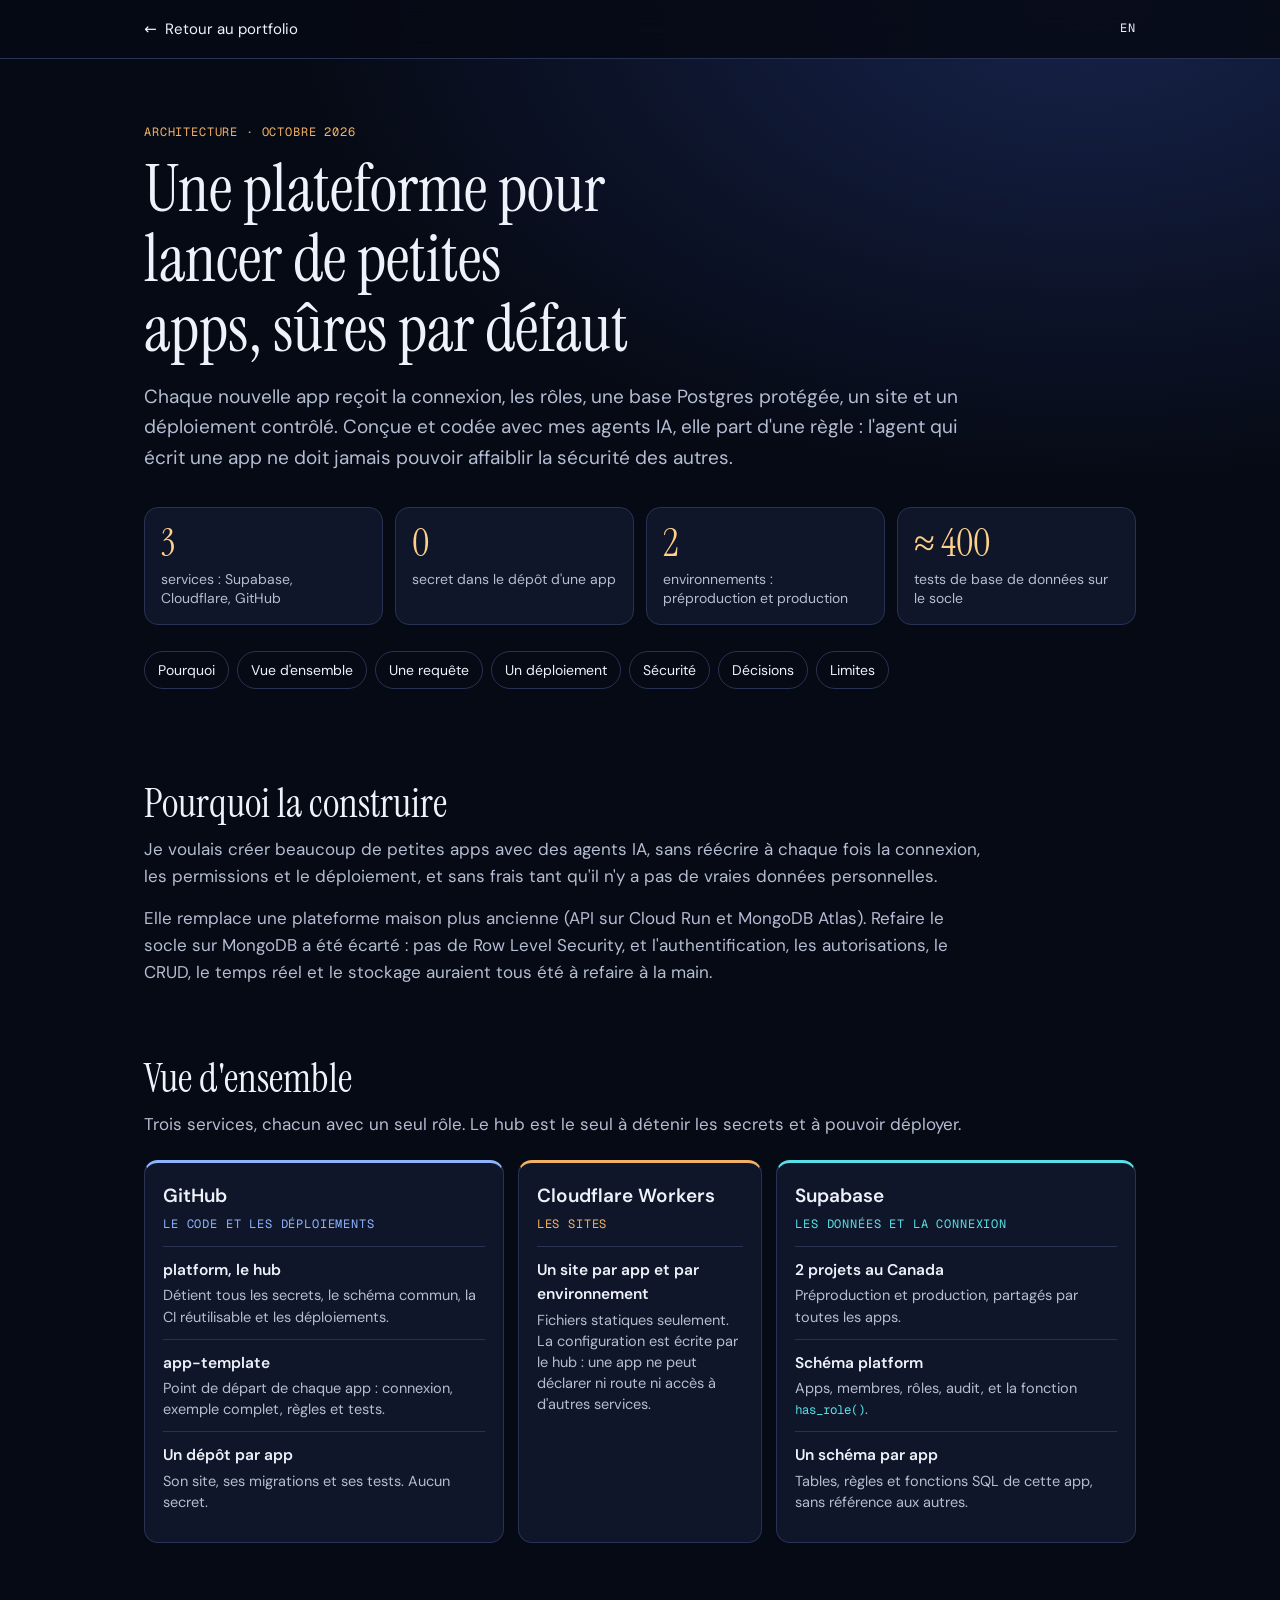
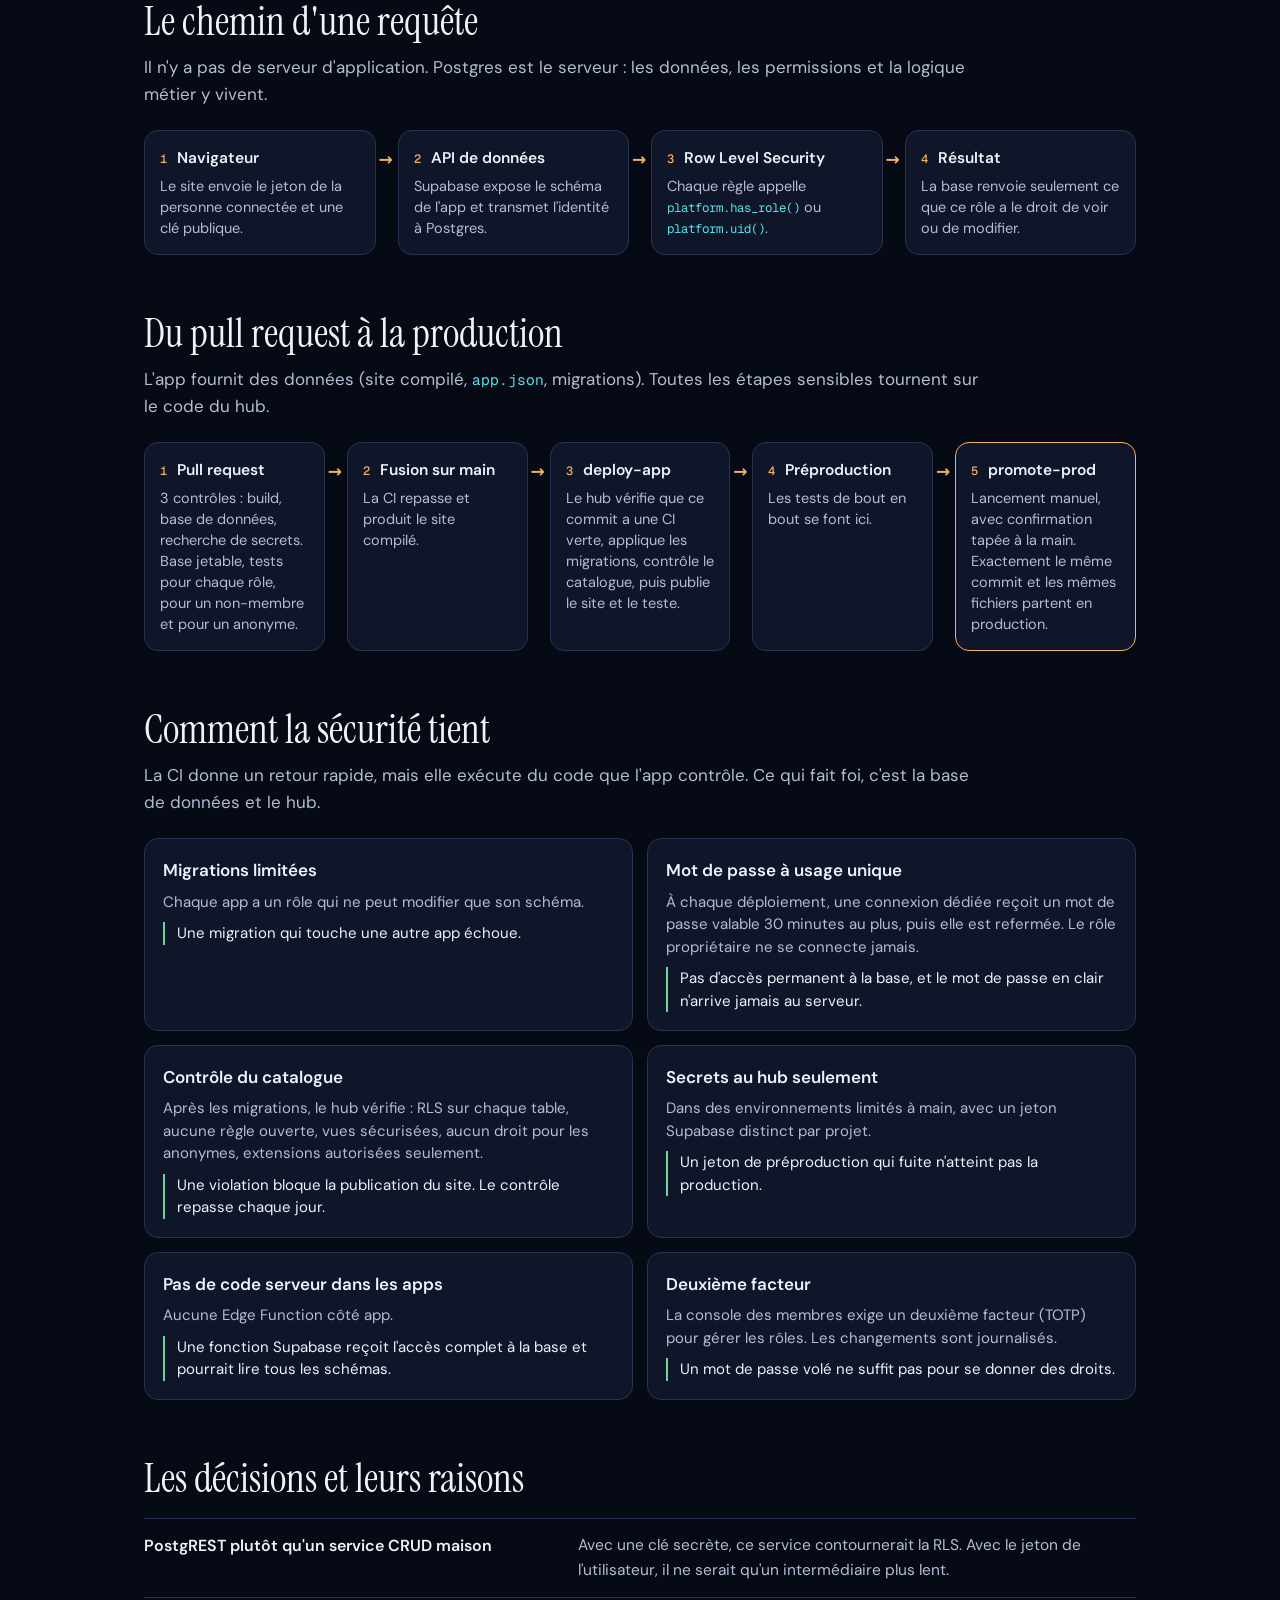
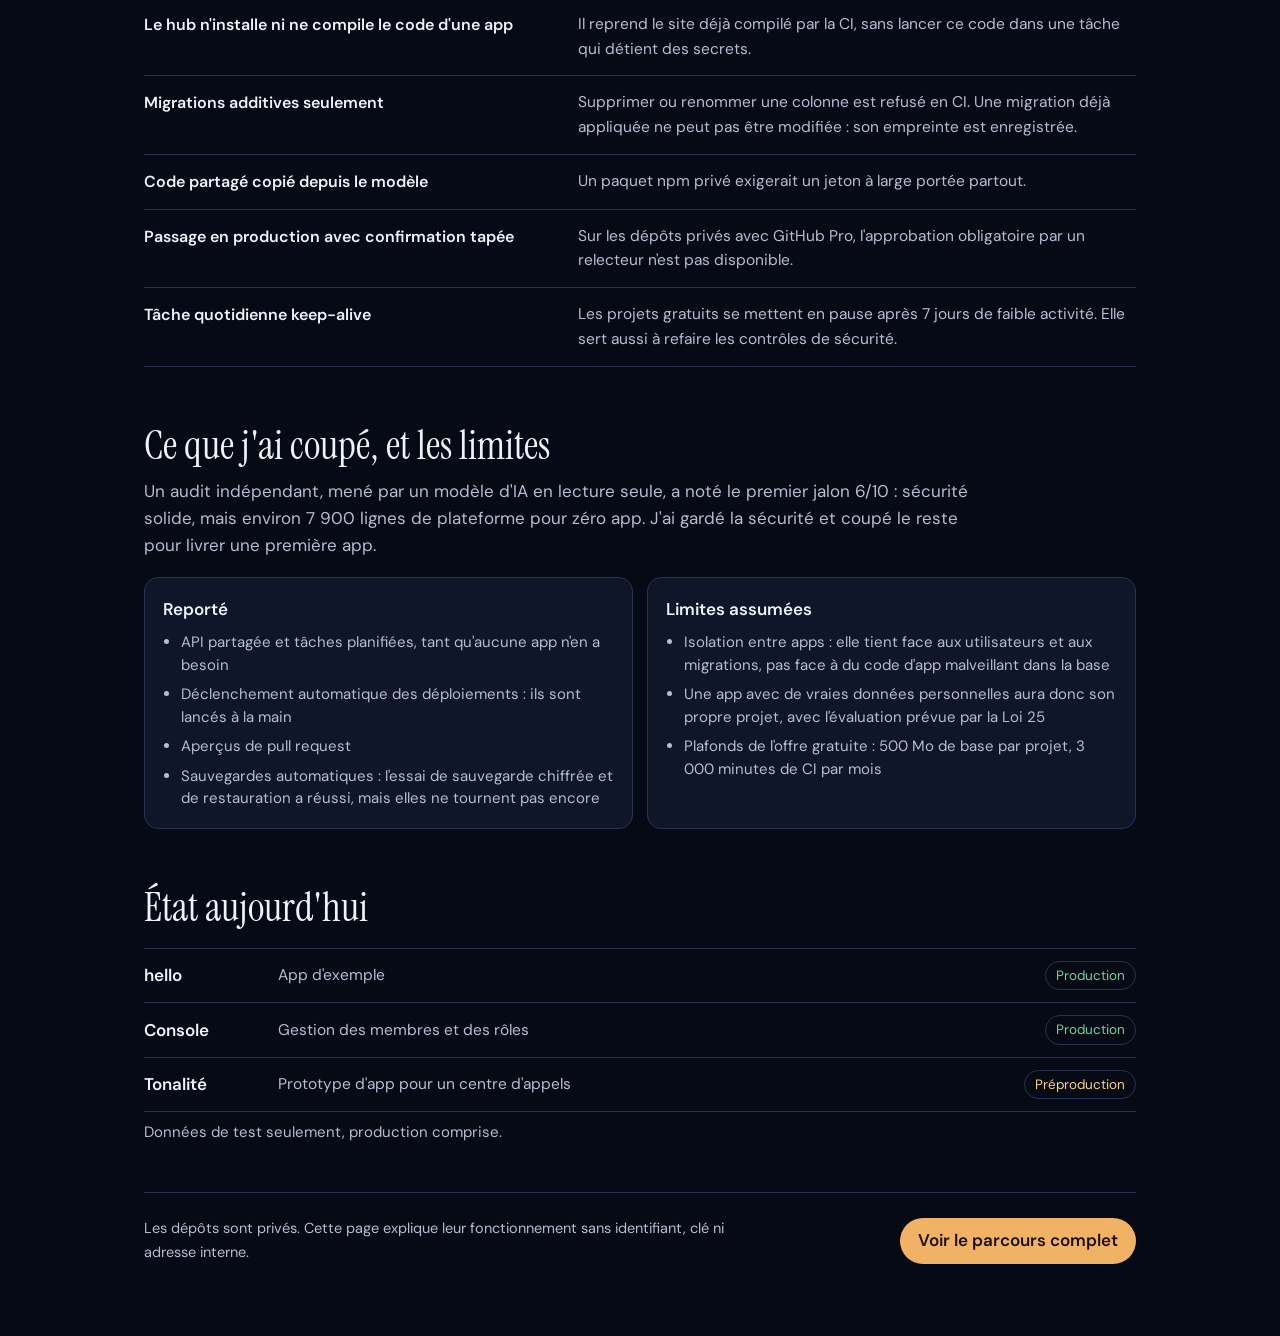
<file: architecture/index.html>
<!doctype html>
<html lang="fr"><head><meta charset="utf-8"><meta name="viewport" content="width=device-width,initial-scale=1">
<title>Architecture d'une plateforme d'apps · Mouloud Serir</title><meta name="description" content="Comment et pourquoi j&#x27;ai construit une plateforme partagée pour lancer de petites apps web sûres avec des agents IA : Supabase, Cloudflare Workers, GitHub."><meta name="theme-color" content="#060A14">
<link rel="canonical" href="https://mouloud08.github.io/architecture/"><link rel="alternate" hreflang="fr" href="https://mouloud08.github.io/architecture/"><link rel="alternate" hreflang="en" href="https://mouloud08.github.io/en/architecture/">
<link rel="icon" href="/favicon.svg" type="image/svg+xml"><link rel="preload" as="font" type="font/woff2" href="/architecture/assets/instrument-serif-latin.woff2" crossorigin>
<style>
@font-face{font-family:'DM Sans';src:url(/architecture/assets/dm-sans-latin.woff2) format('woff2');font-weight:100 1000;font-display:swap}
@font-face{font-family:'Instrument Serif';src:url(/architecture/assets/instrument-serif-latin.woff2) format('woff2');font-display:swap}
@font-face{font-family:'Geist Mono';src:url(/architecture/assets/geist-mono-latin.woff2) format('woff2');font-weight:100 900;font-display:swap}
:root{color-scheme:dark;--bg:#060A14;--n1:#0F1629;--line:#283353;--text:#EEF2FA;--muted:#B4BDD3;--amber:#F2B265;--amber2:#FFD08A;--ice:#8FB4FF;--tech:#58E0E8;--green:#6FD39A}
*{box-sizing:border-box}html{scroll-behavior:smooth;scroll-padding-top:76px;-webkit-text-size-adjust:100%}
body{margin:0;background:radial-gradient(90% 700px at 85% 0,#16224a 0,transparent 70%) no-repeat,var(--bg);color:var(--text);font:400 17px/1.6 'DM Sans',system-ui,'Segoe UI',sans-serif}
:focus-visible{outline:2px solid var(--amber);outline-offset:3px;border-radius:4px}
.mono{font-family:'Geist Mono',ui-monospace,Menlo,monospace;font-size:12px;letter-spacing:.07em;text-transform:uppercase}
code{font-family:'Geist Mono',ui-monospace,Menlo,monospace;font-size:.86em;color:var(--tech);overflow-wrap:anywhere}
.top{position:sticky;top:0;z-index:5;background:rgba(6,10,20,.86);-webkit-backdrop-filter:blur(14px);backdrop-filter:blur(14px);border-bottom:1px solid var(--line)}
.top div{max-width:1040px;margin:auto;padding:0 24px;min-height:58px;display:flex;align-items:center;justify-content:space-between;gap:16px}
.top a{color:var(--text);text-decoration:none;font-size:15px;min-height:44px;display:inline-flex;align-items:center;gap:8px}.top a:hover{color:var(--amber2)}.top a.mono{font-size:12px}
.wrap{max-width:1040px;margin:auto;padding:0 24px 72px}
header.hero{padding:64px 0 36px}.kick{color:var(--amber);margin:0}
h1{font:400 clamp(40px,6vw,66px)/1.06 'Instrument Serif',Georgia,serif;margin:12px 0 18px;max-width:17ch;text-wrap:balance}
.lede{font-size:19px;max-width:66ch;color:var(--muted);margin:0}
.stats{display:grid;grid-template-columns:repeat(4,1fr);gap:12px;margin:34px 0 0;padding:0;list-style:none}
.stats li{background:var(--n1);border:1px solid var(--line);border-radius:14px;padding:16px}.stats b{display:block;font:400 38px/1 'Instrument Serif',Georgia,serif;color:var(--amber2);margin-bottom:8px}.stats span{font-size:14px;line-height:1.35;color:var(--muted);display:block}
nav.toc{display:flex;flex-wrap:wrap;gap:8px;margin:26px 0 0}nav.toc a{font-size:14px;color:var(--text);text-decoration:none;border:1px solid var(--line);border-radius:999px;padding:7px 13px}nav.toc a:hover{border-color:var(--amber)}
section{padding-top:56px}h2{font:400 clamp(30px,4vw,40px)/1.12 'Instrument Serif',Georgia,serif;margin:0 0 10px}section>p{max-width:70ch;color:var(--muted);margin:0 0 14px}
.zones{display:grid;grid-template-columns:1.25fr .85fr 1.25fr;gap:14px;margin-top:22px}
.zone{background:var(--n1);border:1px solid var(--line);border-top:3px solid var(--c);border-radius:14px;padding:18px}.zone h3{margin:0;font-size:19px;font-weight:600}.zone>span{display:block;color:var(--c);margin:3px 0 12px}
.zone div{padding:11px 0;border-top:1px solid var(--line)}.zone b{display:block;font-size:15.5px;font-weight:600}.zone p{margin:3px 0 0;font-size:14.5px;line-height:1.45;color:var(--muted)}
.flow{list-style:none;margin:22px 0 0;padding:0;display:grid;gap:14px 22px;counter-reset:s}.flow.c4{grid-template-columns:repeat(4,1fr)}.flow.c5{grid-template-columns:repeat(5,1fr)}
.flow li{position:relative;background:var(--n1);border:1px solid var(--line);border-radius:14px;padding:15px;counter-increment:s}.flow li:not(:last-child)::after{content:"→";position:absolute;right:-19px;top:15px;color:var(--amber);font-weight:700;width:16px;text-align:center}
.flow b{display:block;font-size:15.5px;font-weight:600;margin-bottom:5px;overflow-wrap:anywhere}.flow b::before{content:counter(s) " ";font:500 12px 'Geist Mono',monospace;color:var(--amber);margin-right:3px}.flow p{margin:0;font-size:14.5px;line-height:1.45;color:var(--muted)}
.flow li.gate{border-color:var(--amber)}
.sec{display:grid;grid-template-columns:repeat(2,1fr);gap:14px;margin-top:22px}.sec article{background:var(--n1);border:1px solid var(--line);border-radius:14px;padding:18px}.sec h3{margin:0 0 6px;font-size:17px;font-weight:600}.sec p{margin:0;font-size:15px;line-height:1.5;color:var(--muted)}.sec p.so{margin-top:9px;color:var(--text);padding-left:12px;border-left:2px solid var(--green)}
.dec{margin:18px 0 0;border-top:1px solid var(--line)}.dec div{display:grid;grid-template-columns:minmax(0,.85fr) minmax(0,1.15fr);gap:22px;padding:14px 0;border-bottom:1px solid var(--line)}.dec dt{font-weight:600;font-size:16px}.dec dd{margin:0;color:var(--muted);font-size:15.5px}
.two{display:grid;grid-template-columns:repeat(2,1fr);gap:14px;margin-top:18px}.two>div{background:var(--n1);border:1px solid var(--line);border-radius:14px;padding:18px}.two h3{margin:0 0 8px;font-size:17px;font-weight:600}.two ul{margin:0;padding-left:18px;color:var(--muted);font-size:15px;line-height:1.5}.two li+li{margin-top:7px}
.state{list-style:none;margin:18px 0 8px;padding:0;border-top:1px solid var(--line)}.state li{display:grid;grid-template-columns:120px minmax(0,1fr) auto;gap:14px;align-items:center;padding:12px 0;border-bottom:1px solid var(--line)}.state b{font-weight:600}.state span{color:var(--muted);font-size:15.5px}.state em{font-style:normal;font-size:13.5px;border:1px solid var(--line);border-radius:999px;padding:3px 10px;color:var(--green)}.state em.st{color:var(--amber2)}
.note{font-size:15px;color:var(--muted)}
footer{margin-top:48px;padding-top:24px;border-top:1px solid var(--line);display:flex;flex-wrap:wrap;gap:16px;align-items:center;justify-content:space-between}footer p{margin:0;color:var(--muted);font-size:14.5px;max-width:58ch}
.cta{display:inline-flex;align-items:center;min-height:46px;padding:0 18px;border-radius:999px;background:var(--amber);color:#1A1206;font-weight:600;text-decoration:none}.cta:hover{background:var(--amber2)}
@media(max-width:900px){.zones,.flow.c4,.flow.c5,.sec,.two{grid-template-columns:1fr}.flow{row-gap:26px}.flow li:not(:last-child)::after{content:"↓";right:auto;left:18px;top:auto;bottom:-24px}.stats{grid-template-columns:repeat(2,1fr)}}
@media(max-width:640px){body{font-size:16px}.top div,.wrap{padding-inline:16px}header.hero{padding-top:38px}.lede{font-size:17px}section{padding-top:44px}.dec div{grid-template-columns:1fr;gap:4px}.state li{grid-template-columns:minmax(0,1fr) auto}.state li span{grid-column:1/-1;grid-row:2}}
@media(prefers-reduced-motion:reduce){html{scroll-behavior:auto}}
</style></head><body>
<div class="top"><div><a href="/"><span aria-hidden="true">←</span> Retour au portfolio</a><a href="/en/architecture/" hreflang="en" class="mono">EN</a></div></div>
<main class="wrap">
<header class="hero"><p class="kick mono">Architecture · octobre 2026</p><h1>Une plateforme pour lancer de petites apps, sûres par défaut</h1><p class="lede">Chaque nouvelle app reçoit la connexion, les rôles, une base Postgres protégée, un site et un déploiement contrôlé. Conçue et codée avec mes agents IA, elle part d'une règle : l'agent qui écrit une app ne doit jamais pouvoir affaiblir la sécurité des autres.</p>
<ul class="stats"><li><b>3</b><span>services : Supabase, Cloudflare, GitHub</span></li><li><b>0</b><span>secret dans le dépôt d'une app</span></li><li><b>2</b><span>environnements : préproduction et production</span></li><li><b>≈ 400</b><span>tests de base de données sur le socle</span></li></ul>
<nav class="toc" aria-label="Sections"><a href="#pourquoi">Pourquoi</a><a href="#vue">Vue d'ensemble</a><a href="#requete">Une requête</a><a href="#deploiement">Un déploiement</a><a href="#securite">Sécurité</a><a href="#decisions">Décisions</a><a href="#limites">Limites</a></nav></header>
<section id="pourquoi"><h2>Pourquoi la construire</h2><p>Je voulais créer beaucoup de petites apps avec des agents IA, sans réécrire à chaque fois la connexion, les permissions et le déploiement, et sans frais tant qu'il n'y a pas de vraies données personnelles.</p><p>Elle remplace une plateforme maison plus ancienne (API sur Cloud Run et MongoDB Atlas). Refaire le socle sur MongoDB a été écarté : pas de Row Level Security, et l'authentification, les autorisations, le CRUD, le temps réel et le stockage auraient tous été à refaire à la main.</p></section>
<section id="vue"><h2>Vue d'ensemble</h2><p>Trois services, chacun avec un seul rôle. Le hub est le seul à détenir les secrets et à pouvoir déployer.</p><div class="zones"><article class="zone" style="--c:#8FB4FF"><h3>GitHub</h3><span class="mono">Le code et les déploiements</span><div><b>platform, le hub</b><p>Détient tous les secrets, le schéma commun, la CI réutilisable et les déploiements.</p></div><div><b>app-template</b><p>Point de départ de chaque app : connexion, exemple complet, règles et tests.</p></div><div><b>Un dépôt par app</b><p>Son site, ses migrations et ses tests. Aucun secret.</p></div></article><article class="zone" style="--c:#F2B265"><h3>Cloudflare Workers</h3><span class="mono">Les sites</span><div><b>Un site par app et par environnement</b><p>Fichiers statiques seulement. La configuration est écrite par le hub : une app ne peut déclarer ni route ni accès à d'autres services.</p></div></article><article class="zone" style="--c:#58E0E8"><h3>Supabase</h3><span class="mono">Les données et la connexion</span><div><b>2 projets au Canada</b><p>Préproduction et production, partagés par toutes les apps.</p></div><div><b>Schéma platform</b><p>Apps, membres, rôles, audit, et la fonction <code>has_role()</code>.</p></div><div><b>Un schéma par app</b><p>Tables, règles et fonctions SQL de cette app, sans référence aux autres.</p></div></article></div></section>
<section id="requete"><h2>Le chemin d'une requête</h2><p>Il n'y a pas de serveur d'application. Postgres est le serveur : les données, les permissions et la logique métier y vivent.</p><ol class="flow c4"><li><b>Navigateur</b><p>Le site envoie le jeton de la personne connectée et une clé publique.</p></li><li><b>API de données</b><p>Supabase expose le schéma de l'app et transmet l'identité à Postgres.</p></li><li><b>Row Level Security</b><p>Chaque règle appelle <code>platform.has_role()</code> ou <code>platform.uid()</code>.</p></li><li><b>Résultat</b><p>La base renvoie seulement ce que ce rôle a le droit de voir ou de modifier.</p></li></ol></section>
<section id="deploiement"><h2>Du pull request à la production</h2><p>L'app fournit des données (site compilé, <code>app.json</code>, migrations). Toutes les étapes sensibles tournent sur le code du hub.</p><ol class="flow c5"><li><b>Pull request</b><p>3 contrôles : build, base de données, recherche de secrets. Base jetable, tests pour chaque rôle, pour un non-membre et pour un anonyme.</p></li><li><b>Fusion sur main</b><p>La CI repasse et produit le site compilé.</p></li><li><b>deploy-app</b><p>Le hub vérifie que ce commit a une CI verte, applique les migrations, contrôle le catalogue, puis publie le site et le teste.</p></li><li><b>Préproduction</b><p>Les tests de bout en bout se font ici.</p></li><li class="gate"><b>promote-prod</b><p>Lancement manuel, avec confirmation tapée à la main. Exactement le même commit et les mêmes fichiers partent en production.</p></li></ol></section>
<section id="securite"><h2>Comment la sécurité tient</h2><p>La CI donne un retour rapide, mais elle exécute du code que l'app contrôle. Ce qui fait foi, c'est la base de données et le hub.</p><div class="sec"><article><h3>Migrations limitées</h3><p>Chaque app a un rôle qui ne peut modifier que son schéma.</p><p class="so">Une migration qui touche une autre app échoue.</p></article><article><h3>Mot de passe à usage unique</h3><p>À chaque déploiement, une connexion dédiée reçoit un mot de passe valable 30 minutes au plus, puis elle est refermée. Le rôle propriétaire ne se connecte jamais.</p><p class="so">Pas d'accès permanent à la base, et le mot de passe en clair n'arrive jamais au serveur.</p></article><article><h3>Contrôle du catalogue</h3><p>Après les migrations, le hub vérifie : RLS sur chaque table, aucune règle ouverte, vues sécurisées, aucun droit pour les anonymes, extensions autorisées seulement.</p><p class="so">Une violation bloque la publication du site. Le contrôle repasse chaque jour.</p></article><article><h3>Secrets au hub seulement</h3><p>Dans des environnements limités à main, avec un jeton Supabase distinct par projet.</p><p class="so">Un jeton de préproduction qui fuite n'atteint pas la production.</p></article><article><h3>Pas de code serveur dans les apps</h3><p>Aucune Edge Function côté app.</p><p class="so">Une fonction Supabase reçoit l'accès complet à la base et pourrait lire tous les schémas.</p></article><article><h3>Deuxième facteur</h3><p>La console des membres exige un deuxième facteur (TOTP) pour gérer les rôles. Les changements sont journalisés.</p><p class="so">Un mot de passe volé ne suffit pas pour se donner des droits.</p></article></div></section>
<section id="decisions"><h2>Les décisions et leurs raisons</h2><dl class="dec"><div><dt>PostgREST plutôt qu'un service CRUD maison</dt><dd>Avec une clé secrète, ce service contournerait la RLS. Avec le jeton de l'utilisateur, il ne serait qu'un intermédiaire plus lent.</dd></div><div><dt>Le hub n'installe ni ne compile le code d'une app</dt><dd>Il reprend le site déjà compilé par la CI, sans lancer ce code dans une tâche qui détient des secrets.</dd></div><div><dt>Migrations additives seulement</dt><dd>Supprimer ou renommer une colonne est refusé en CI. Une migration déjà appliquée ne peut pas être modifiée : son empreinte est enregistrée.</dd></div><div><dt>Code partagé copié depuis le modèle</dt><dd>Un paquet npm privé exigerait un jeton à large portée partout.</dd></div><div><dt>Passage en production avec confirmation tapée</dt><dd>Sur les dépôts privés avec GitHub Pro, l'approbation obligatoire par un relecteur n'est pas disponible.</dd></div><div><dt>Tâche quotidienne keep-alive</dt><dd>Les projets gratuits se mettent en pause après 7 jours de faible activité. Elle sert aussi à refaire les contrôles de sécurité.</dd></div></dl></section>
<section id="limites"><h2>Ce que j'ai coupé, et les limites</h2><p>Un audit indépendant, mené par un modèle d'IA en lecture seule, a noté le premier jalon 6/10 : sécurité solide, mais environ 7 900 lignes de plateforme pour zéro app. J'ai gardé la sécurité et coupé le reste pour livrer une première app.</p><div class="two"><div><h3>Reporté</h3><ul><li>API partagée et tâches planifiées, tant qu'aucune app n'en a besoin</li><li>Déclenchement automatique des déploiements : ils sont lancés à la main</li><li>Aperçus de pull request</li><li>Sauvegardes automatiques : l'essai de sauvegarde chiffrée et de restauration a réussi, mais elles ne tournent pas encore</li></ul></div><div><h3>Limites assumées</h3><ul><li>Isolation entre apps : elle tient face aux utilisateurs et aux migrations, pas face à du code d'app malveillant dans la base</li><li>Une app avec de vraies données personnelles aura donc son propre projet, avec l'évaluation prévue par la Loi 25</li><li>Plafonds de l'offre gratuite : 500 Mo de base par projet, 3 000 minutes de CI par mois</li></ul></div></div></section>
<section><h2>État aujourd'hui</h2><ul class="state"><li><b>hello</b><span>App d'exemple</span><em>Production</em></li><li><b>Console</b><span>Gestion des membres et des rôles</span><em>Production</em></li><li><b>Tonalité</b><span>Prototype d'app pour un centre d'appels</span><em class="st">Préproduction</em></li></ul><p class="note">Données de test seulement, production comprise.</p></section>
<footer><p>Les dépôts sont privés. Cette page explique leur fonctionnement sans identifiant, clé ni adresse interne.</p><a class="cta" href="/">Voir le parcours complet</a></footer>
</main></body></html>
</file>
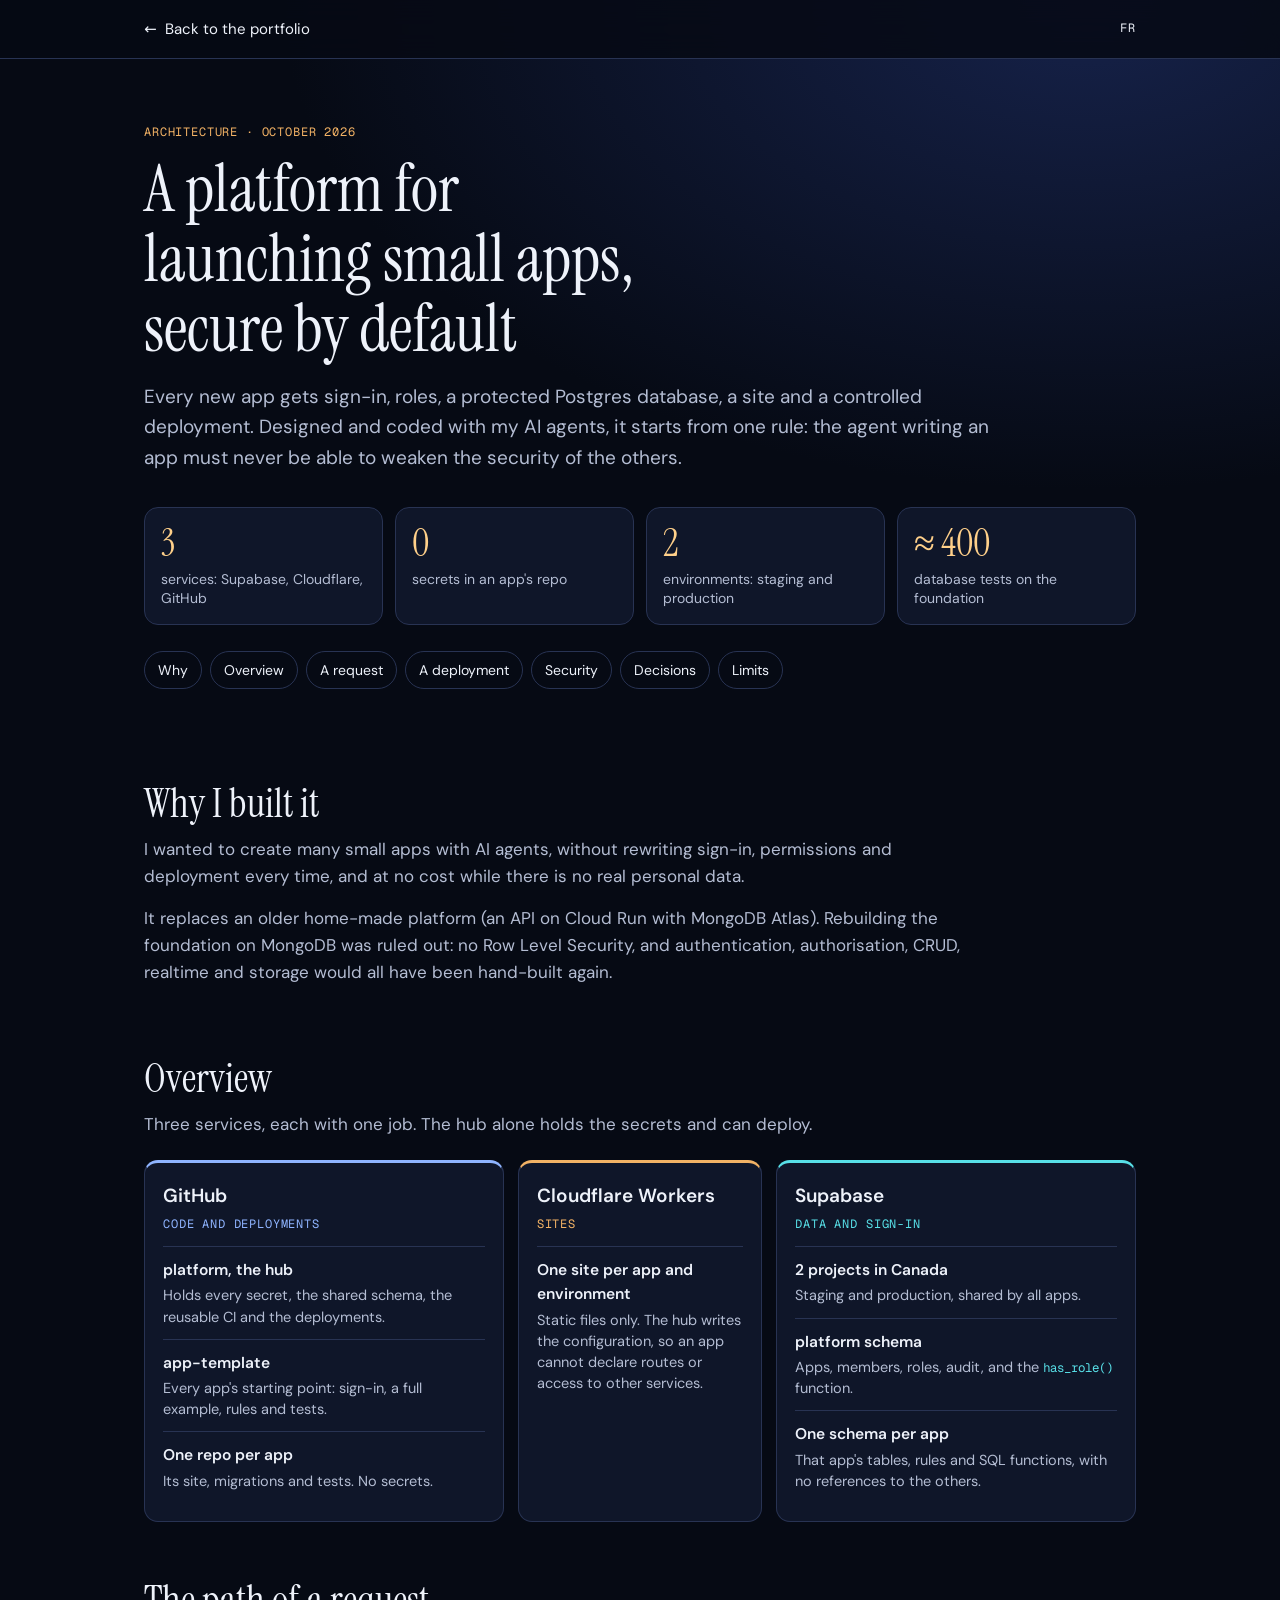
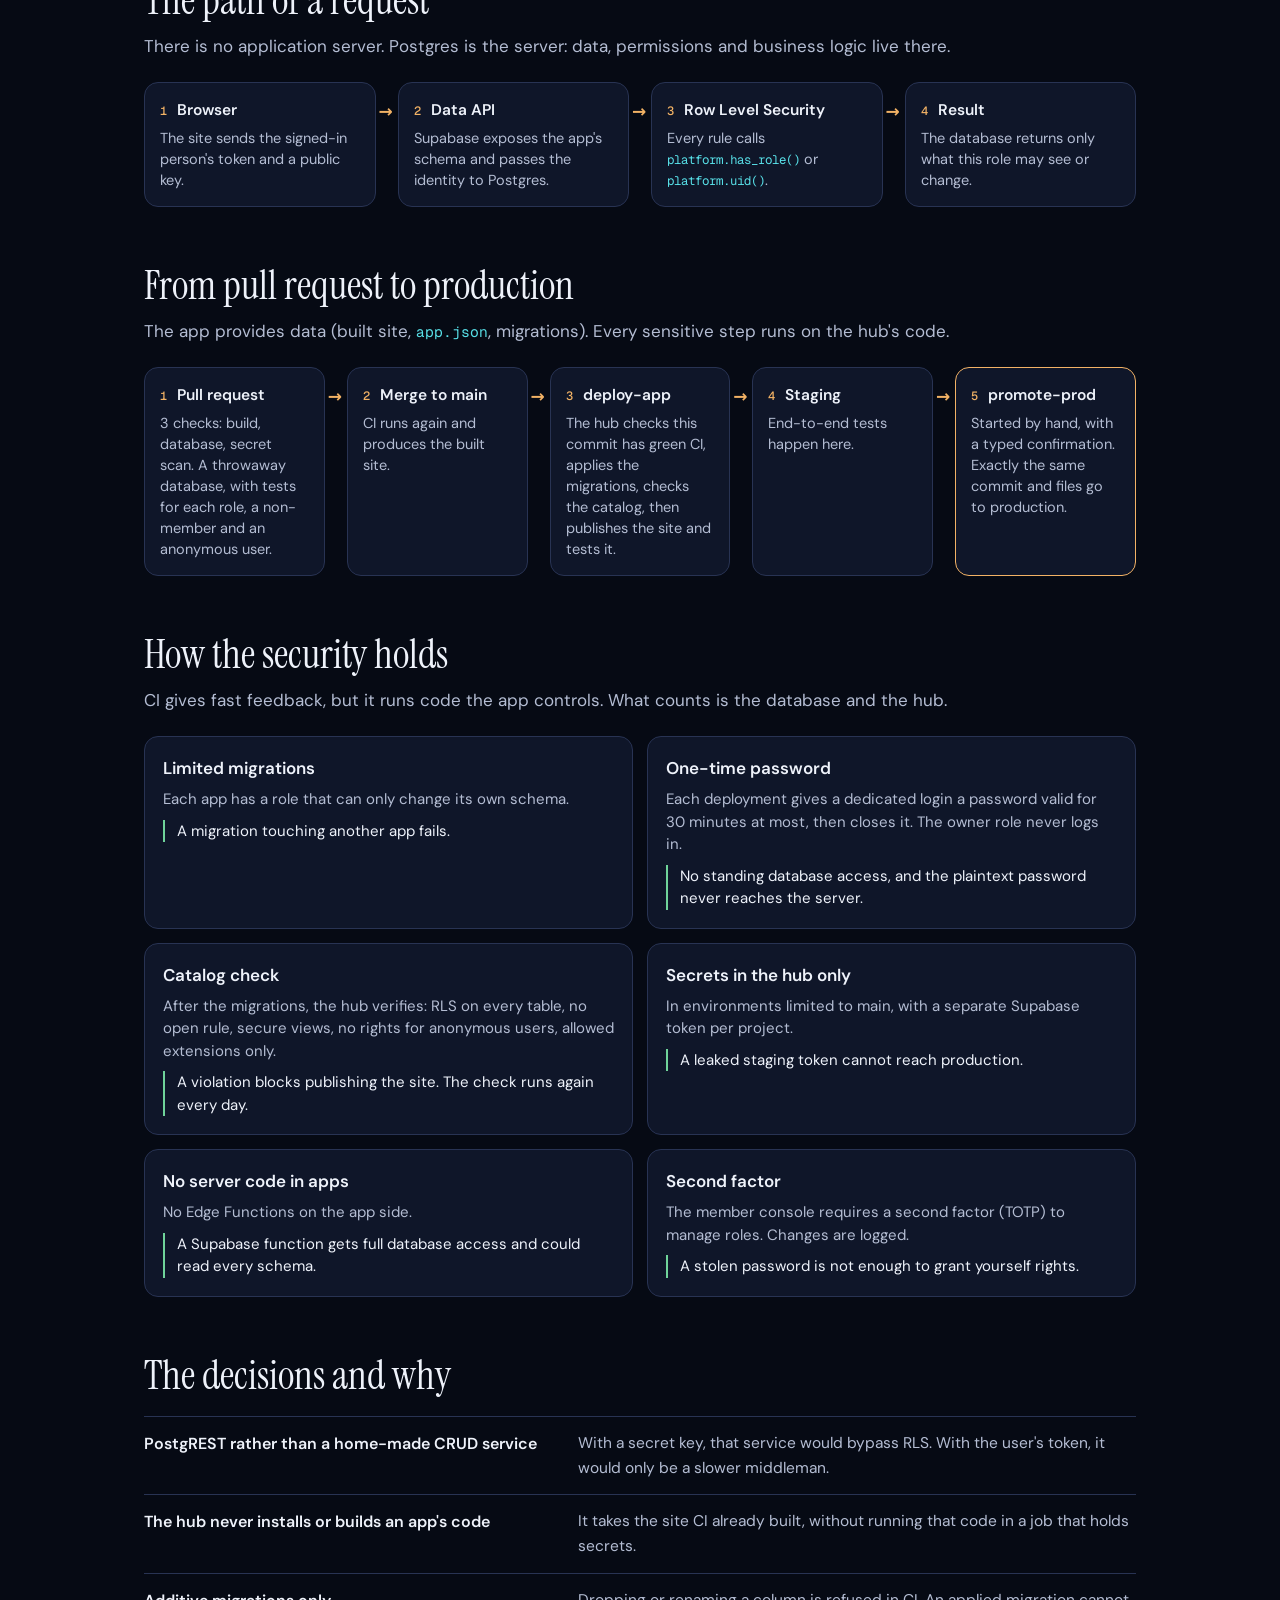
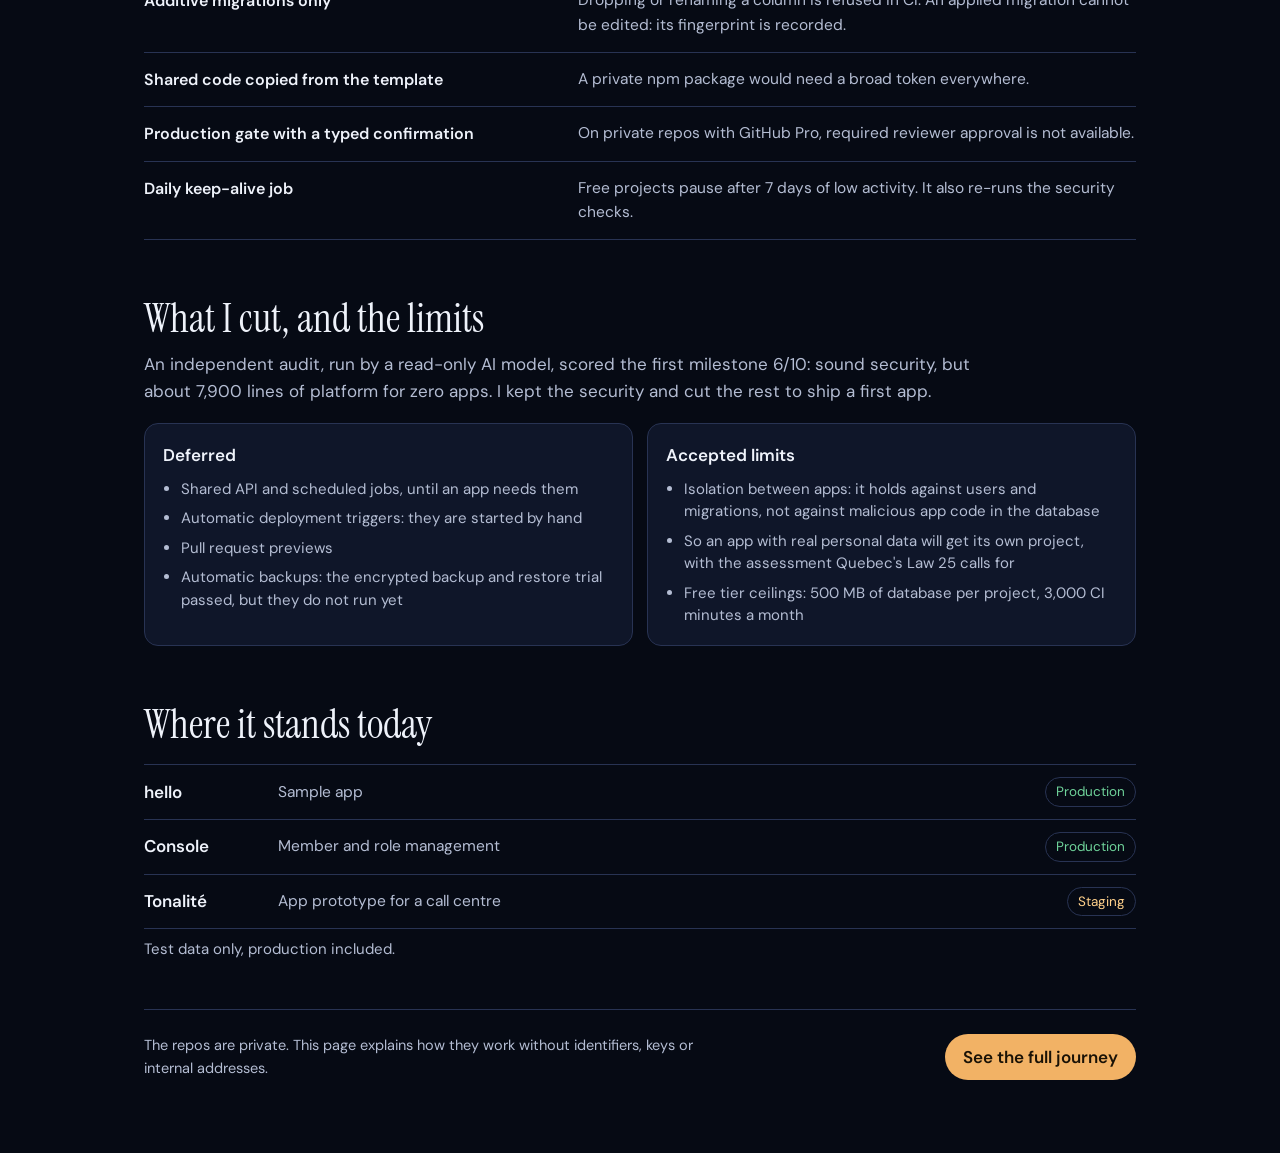
<file: en/architecture/index.html>
<!doctype html>
<html lang="en"><head><meta charset="utf-8"><meta name="viewport" content="width=device-width,initial-scale=1">
<title>Architecture of an app platform · Mouloud Serir</title><meta name="description" content="How and why I built a shared platform to launch small, secure web apps with AI agents: Supabase, Cloudflare Workers, GitHub."><meta name="theme-color" content="#060A14">
<link rel="canonical" href="https://mouloud08.github.io/en/architecture/"><link rel="alternate" hreflang="fr" href="https://mouloud08.github.io/architecture/"><link rel="alternate" hreflang="en" href="https://mouloud08.github.io/en/architecture/">
<link rel="icon" href="/favicon.svg" type="image/svg+xml"><link rel="preload" as="font" type="font/woff2" href="/architecture/assets/instrument-serif-latin.woff2" crossorigin>
<style>
@font-face{font-family:'DM Sans';src:url(/architecture/assets/dm-sans-latin.woff2) format('woff2');font-weight:100 1000;font-display:swap}
@font-face{font-family:'Instrument Serif';src:url(/architecture/assets/instrument-serif-latin.woff2) format('woff2');font-display:swap}
@font-face{font-family:'Geist Mono';src:url(/architecture/assets/geist-mono-latin.woff2) format('woff2');font-weight:100 900;font-display:swap}
:root{color-scheme:dark;--bg:#060A14;--n1:#0F1629;--line:#283353;--text:#EEF2FA;--muted:#B4BDD3;--amber:#F2B265;--amber2:#FFD08A;--ice:#8FB4FF;--tech:#58E0E8;--green:#6FD39A}
*{box-sizing:border-box}html{scroll-behavior:smooth;scroll-padding-top:76px;-webkit-text-size-adjust:100%}
body{margin:0;background:radial-gradient(90% 700px at 85% 0,#16224a 0,transparent 70%) no-repeat,var(--bg);color:var(--text);font:400 17px/1.6 'DM Sans',system-ui,'Segoe UI',sans-serif}
:focus-visible{outline:2px solid var(--amber);outline-offset:3px;border-radius:4px}
.mono{font-family:'Geist Mono',ui-monospace,Menlo,monospace;font-size:12px;letter-spacing:.07em;text-transform:uppercase}
code{font-family:'Geist Mono',ui-monospace,Menlo,monospace;font-size:.86em;color:var(--tech);overflow-wrap:anywhere}
.top{position:sticky;top:0;z-index:5;background:rgba(6,10,20,.86);-webkit-backdrop-filter:blur(14px);backdrop-filter:blur(14px);border-bottom:1px solid var(--line)}
.top div{max-width:1040px;margin:auto;padding:0 24px;min-height:58px;display:flex;align-items:center;justify-content:space-between;gap:16px}
.top a{color:var(--text);text-decoration:none;font-size:15px;min-height:44px;display:inline-flex;align-items:center;gap:8px}.top a:hover{color:var(--amber2)}.top a.mono{font-size:12px}
.wrap{max-width:1040px;margin:auto;padding:0 24px 72px}
header.hero{padding:64px 0 36px}.kick{color:var(--amber);margin:0}
h1{font:400 clamp(40px,6vw,66px)/1.06 'Instrument Serif',Georgia,serif;margin:12px 0 18px;max-width:17ch;text-wrap:balance}
.lede{font-size:19px;max-width:66ch;color:var(--muted);margin:0}
.stats{display:grid;grid-template-columns:repeat(4,1fr);gap:12px;margin:34px 0 0;padding:0;list-style:none}
.stats li{background:var(--n1);border:1px solid var(--line);border-radius:14px;padding:16px}.stats b{display:block;font:400 38px/1 'Instrument Serif',Georgia,serif;color:var(--amber2);margin-bottom:8px}.stats span{font-size:14px;line-height:1.35;color:var(--muted);display:block}
nav.toc{display:flex;flex-wrap:wrap;gap:8px;margin:26px 0 0}nav.toc a{font-size:14px;color:var(--text);text-decoration:none;border:1px solid var(--line);border-radius:999px;padding:7px 13px}nav.toc a:hover{border-color:var(--amber)}
section{padding-top:56px}h2{font:400 clamp(30px,4vw,40px)/1.12 'Instrument Serif',Georgia,serif;margin:0 0 10px}section>p{max-width:70ch;color:var(--muted);margin:0 0 14px}
.zones{display:grid;grid-template-columns:1.25fr .85fr 1.25fr;gap:14px;margin-top:22px}
.zone{background:var(--n1);border:1px solid var(--line);border-top:3px solid var(--c);border-radius:14px;padding:18px}.zone h3{margin:0;font-size:19px;font-weight:600}.zone>span{display:block;color:var(--c);margin:3px 0 12px}
.zone div{padding:11px 0;border-top:1px solid var(--line)}.zone b{display:block;font-size:15.5px;font-weight:600}.zone p{margin:3px 0 0;font-size:14.5px;line-height:1.45;color:var(--muted)}
.flow{list-style:none;margin:22px 0 0;padding:0;display:grid;gap:14px 22px;counter-reset:s}.flow.c4{grid-template-columns:repeat(4,1fr)}.flow.c5{grid-template-columns:repeat(5,1fr)}
.flow li{position:relative;background:var(--n1);border:1px solid var(--line);border-radius:14px;padding:15px;counter-increment:s}.flow li:not(:last-child)::after{content:"→";position:absolute;right:-19px;top:15px;color:var(--amber);font-weight:700;width:16px;text-align:center}
.flow b{display:block;font-size:15.5px;font-weight:600;margin-bottom:5px;overflow-wrap:anywhere}.flow b::before{content:counter(s) " ";font:500 12px 'Geist Mono',monospace;color:var(--amber);margin-right:3px}.flow p{margin:0;font-size:14.5px;line-height:1.45;color:var(--muted)}
.flow li.gate{border-color:var(--amber)}
.sec{display:grid;grid-template-columns:repeat(2,1fr);gap:14px;margin-top:22px}.sec article{background:var(--n1);border:1px solid var(--line);border-radius:14px;padding:18px}.sec h3{margin:0 0 6px;font-size:17px;font-weight:600}.sec p{margin:0;font-size:15px;line-height:1.5;color:var(--muted)}.sec p.so{margin-top:9px;color:var(--text);padding-left:12px;border-left:2px solid var(--green)}
.dec{margin:18px 0 0;border-top:1px solid var(--line)}.dec div{display:grid;grid-template-columns:minmax(0,.85fr) minmax(0,1.15fr);gap:22px;padding:14px 0;border-bottom:1px solid var(--line)}.dec dt{font-weight:600;font-size:16px}.dec dd{margin:0;color:var(--muted);font-size:15.5px}
.two{display:grid;grid-template-columns:repeat(2,1fr);gap:14px;margin-top:18px}.two>div{background:var(--n1);border:1px solid var(--line);border-radius:14px;padding:18px}.two h3{margin:0 0 8px;font-size:17px;font-weight:600}.two ul{margin:0;padding-left:18px;color:var(--muted);font-size:15px;line-height:1.5}.two li+li{margin-top:7px}
.state{list-style:none;margin:18px 0 8px;padding:0;border-top:1px solid var(--line)}.state li{display:grid;grid-template-columns:120px minmax(0,1fr) auto;gap:14px;align-items:center;padding:12px 0;border-bottom:1px solid var(--line)}.state b{font-weight:600}.state span{color:var(--muted);font-size:15.5px}.state em{font-style:normal;font-size:13.5px;border:1px solid var(--line);border-radius:999px;padding:3px 10px;color:var(--green)}.state em.st{color:var(--amber2)}
.note{font-size:15px;color:var(--muted)}
footer{margin-top:48px;padding-top:24px;border-top:1px solid var(--line);display:flex;flex-wrap:wrap;gap:16px;align-items:center;justify-content:space-between}footer p{margin:0;color:var(--muted);font-size:14.5px;max-width:58ch}
.cta{display:inline-flex;align-items:center;min-height:46px;padding:0 18px;border-radius:999px;background:var(--amber);color:#1A1206;font-weight:600;text-decoration:none}.cta:hover{background:var(--amber2)}
@media(max-width:900px){.zones,.flow.c4,.flow.c5,.sec,.two{grid-template-columns:1fr}.flow{row-gap:26px}.flow li:not(:last-child)::after{content:"↓";right:auto;left:18px;top:auto;bottom:-24px}.stats{grid-template-columns:repeat(2,1fr)}}
@media(max-width:640px){body{font-size:16px}.top div,.wrap{padding-inline:16px}header.hero{padding-top:38px}.lede{font-size:17px}section{padding-top:44px}.dec div{grid-template-columns:1fr;gap:4px}.state li{grid-template-columns:minmax(0,1fr) auto}.state li span{grid-column:1/-1;grid-row:2}}
@media(prefers-reduced-motion:reduce){html{scroll-behavior:auto}}
</style></head><body>
<div class="top"><div><a href="/en/"><span aria-hidden="true">←</span> Back to the portfolio</a><a href="/architecture/" hreflang="fr" class="mono">FR</a></div></div>
<main class="wrap">
<header class="hero"><p class="kick mono">Architecture · October 2026</p><h1>A platform for launching small apps, secure by default</h1><p class="lede">Every new app gets sign-in, roles, a protected Postgres database, a site and a controlled deployment. Designed and coded with my AI agents, it starts from one rule: the agent writing an app must never be able to weaken the security of the others.</p>
<ul class="stats"><li><b>3</b><span>services: Supabase, Cloudflare, GitHub</span></li><li><b>0</b><span>secrets in an app's repo</span></li><li><b>2</b><span>environments: staging and production</span></li><li><b>≈ 400</b><span>database tests on the foundation</span></li></ul>
<nav class="toc" aria-label="Sections"><a href="#pourquoi">Why</a><a href="#vue">Overview</a><a href="#requete">A request</a><a href="#deploiement">A deployment</a><a href="#securite">Security</a><a href="#decisions">Decisions</a><a href="#limites">Limits</a></nav></header>
<section id="pourquoi"><h2>Why I built it</h2><p>I wanted to create many small apps with AI agents, without rewriting sign-in, permissions and deployment every time, and at no cost while there is no real personal data.</p><p>It replaces an older home-made platform (an API on Cloud Run with MongoDB Atlas). Rebuilding the foundation on MongoDB was ruled out: no Row Level Security, and authentication, authorisation, CRUD, realtime and storage would all have been hand-built again.</p></section>
<section id="vue"><h2>Overview</h2><p>Three services, each with one job. The hub alone holds the secrets and can deploy.</p><div class="zones"><article class="zone" style="--c:#8FB4FF"><h3>GitHub</h3><span class="mono">Code and deployments</span><div><b>platform, the hub</b><p>Holds every secret, the shared schema, the reusable CI and the deployments.</p></div><div><b>app-template</b><p>Every app's starting point: sign-in, a full example, rules and tests.</p></div><div><b>One repo per app</b><p>Its site, migrations and tests. No secrets.</p></div></article><article class="zone" style="--c:#F2B265"><h3>Cloudflare Workers</h3><span class="mono">Sites</span><div><b>One site per app and environment</b><p>Static files only. The hub writes the configuration, so an app cannot declare routes or access to other services.</p></div></article><article class="zone" style="--c:#58E0E8"><h3>Supabase</h3><span class="mono">Data and sign-in</span><div><b>2 projects in Canada</b><p>Staging and production, shared by all apps.</p></div><div><b>platform schema</b><p>Apps, members, roles, audit, and the <code>has_role()</code> function.</p></div><div><b>One schema per app</b><p>That app's tables, rules and SQL functions, with no references to the others.</p></div></article></div></section>
<section id="requete"><h2>The path of a request</h2><p>There is no application server. Postgres is the server: data, permissions and business logic live there.</p><ol class="flow c4"><li><b>Browser</b><p>The site sends the signed-in person's token and a public key.</p></li><li><b>Data API</b><p>Supabase exposes the app's schema and passes the identity to Postgres.</p></li><li><b>Row Level Security</b><p>Every rule calls <code>platform.has_role()</code> or <code>platform.uid()</code>.</p></li><li><b>Result</b><p>The database returns only what this role may see or change.</p></li></ol></section>
<section id="deploiement"><h2>From pull request to production</h2><p>The app provides data (built site, <code>app.json</code>, migrations). Every sensitive step runs on the hub's code.</p><ol class="flow c5"><li><b>Pull request</b><p>3 checks: build, database, secret scan. A throwaway database, with tests for each role, a non-member and an anonymous user.</p></li><li><b>Merge to main</b><p>CI runs again and produces the built site.</p></li><li><b>deploy-app</b><p>The hub checks this commit has green CI, applies the migrations, checks the catalog, then publishes the site and tests it.</p></li><li><b>Staging</b><p>End-to-end tests happen here.</p></li><li class="gate"><b>promote-prod</b><p>Started by hand, with a typed confirmation. Exactly the same commit and files go to production.</p></li></ol></section>
<section id="securite"><h2>How the security holds</h2><p>CI gives fast feedback, but it runs code the app controls. What counts is the database and the hub.</p><div class="sec"><article><h3>Limited migrations</h3><p>Each app has a role that can only change its own schema.</p><p class="so">A migration touching another app fails.</p></article><article><h3>One-time password</h3><p>Each deployment gives a dedicated login a password valid for 30 minutes at most, then closes it. The owner role never logs in.</p><p class="so">No standing database access, and the plaintext password never reaches the server.</p></article><article><h3>Catalog check</h3><p>After the migrations, the hub verifies: RLS on every table, no open rule, secure views, no rights for anonymous users, allowed extensions only.</p><p class="so">A violation blocks publishing the site. The check runs again every day.</p></article><article><h3>Secrets in the hub only</h3><p>In environments limited to main, with a separate Supabase token per project.</p><p class="so">A leaked staging token cannot reach production.</p></article><article><h3>No server code in apps</h3><p>No Edge Functions on the app side.</p><p class="so">A Supabase function gets full database access and could read every schema.</p></article><article><h3>Second factor</h3><p>The member console requires a second factor (TOTP) to manage roles. Changes are logged.</p><p class="so">A stolen password is not enough to grant yourself rights.</p></article></div></section>
<section id="decisions"><h2>The decisions and why</h2><dl class="dec"><div><dt>PostgREST rather than a home-made CRUD service</dt><dd>With a secret key, that service would bypass RLS. With the user's token, it would only be a slower middleman.</dd></div><div><dt>The hub never installs or builds an app's code</dt><dd>It takes the site CI already built, without running that code in a job that holds secrets.</dd></div><div><dt>Additive migrations only</dt><dd>Dropping or renaming a column is refused in CI. An applied migration cannot be edited: its fingerprint is recorded.</dd></div><div><dt>Shared code copied from the template</dt><dd>A private npm package would need a broad token everywhere.</dd></div><div><dt>Production gate with a typed confirmation</dt><dd>On private repos with GitHub Pro, required reviewer approval is not available.</dd></div><div><dt>Daily keep-alive job</dt><dd>Free projects pause after 7 days of low activity. It also re-runs the security checks.</dd></div></dl></section>
<section id="limites"><h2>What I cut, and the limits</h2><p>An independent audit, run by a read-only AI model, scored the first milestone 6/10: sound security, but about 7,900 lines of platform for zero apps. I kept the security and cut the rest to ship a first app.</p><div class="two"><div><h3>Deferred</h3><ul><li>Shared API and scheduled jobs, until an app needs them</li><li>Automatic deployment triggers: they are started by hand</li><li>Pull request previews</li><li>Automatic backups: the encrypted backup and restore trial passed, but they do not run yet</li></ul></div><div><h3>Accepted limits</h3><ul><li>Isolation between apps: it holds against users and migrations, not against malicious app code in the database</li><li>So an app with real personal data will get its own project, with the assessment Quebec's Law 25 calls for</li><li>Free tier ceilings: 500 MB of database per project, 3,000 CI minutes a month</li></ul></div></div></section>
<section><h2>Where it stands today</h2><ul class="state"><li><b>hello</b><span>Sample app</span><em>Production</em></li><li><b>Console</b><span>Member and role management</span><em>Production</em></li><li><b>Tonalité</b><span>App prototype for a call centre</span><em class="st">Staging</em></li></ul><p class="note">Test data only, production included.</p></section>
<footer><p>The repos are private. This page explains how they work without identifiers, keys or internal addresses.</p><a class="cta" href="/en/">See the full journey</a></footer>
</main></body></html>
</file>
